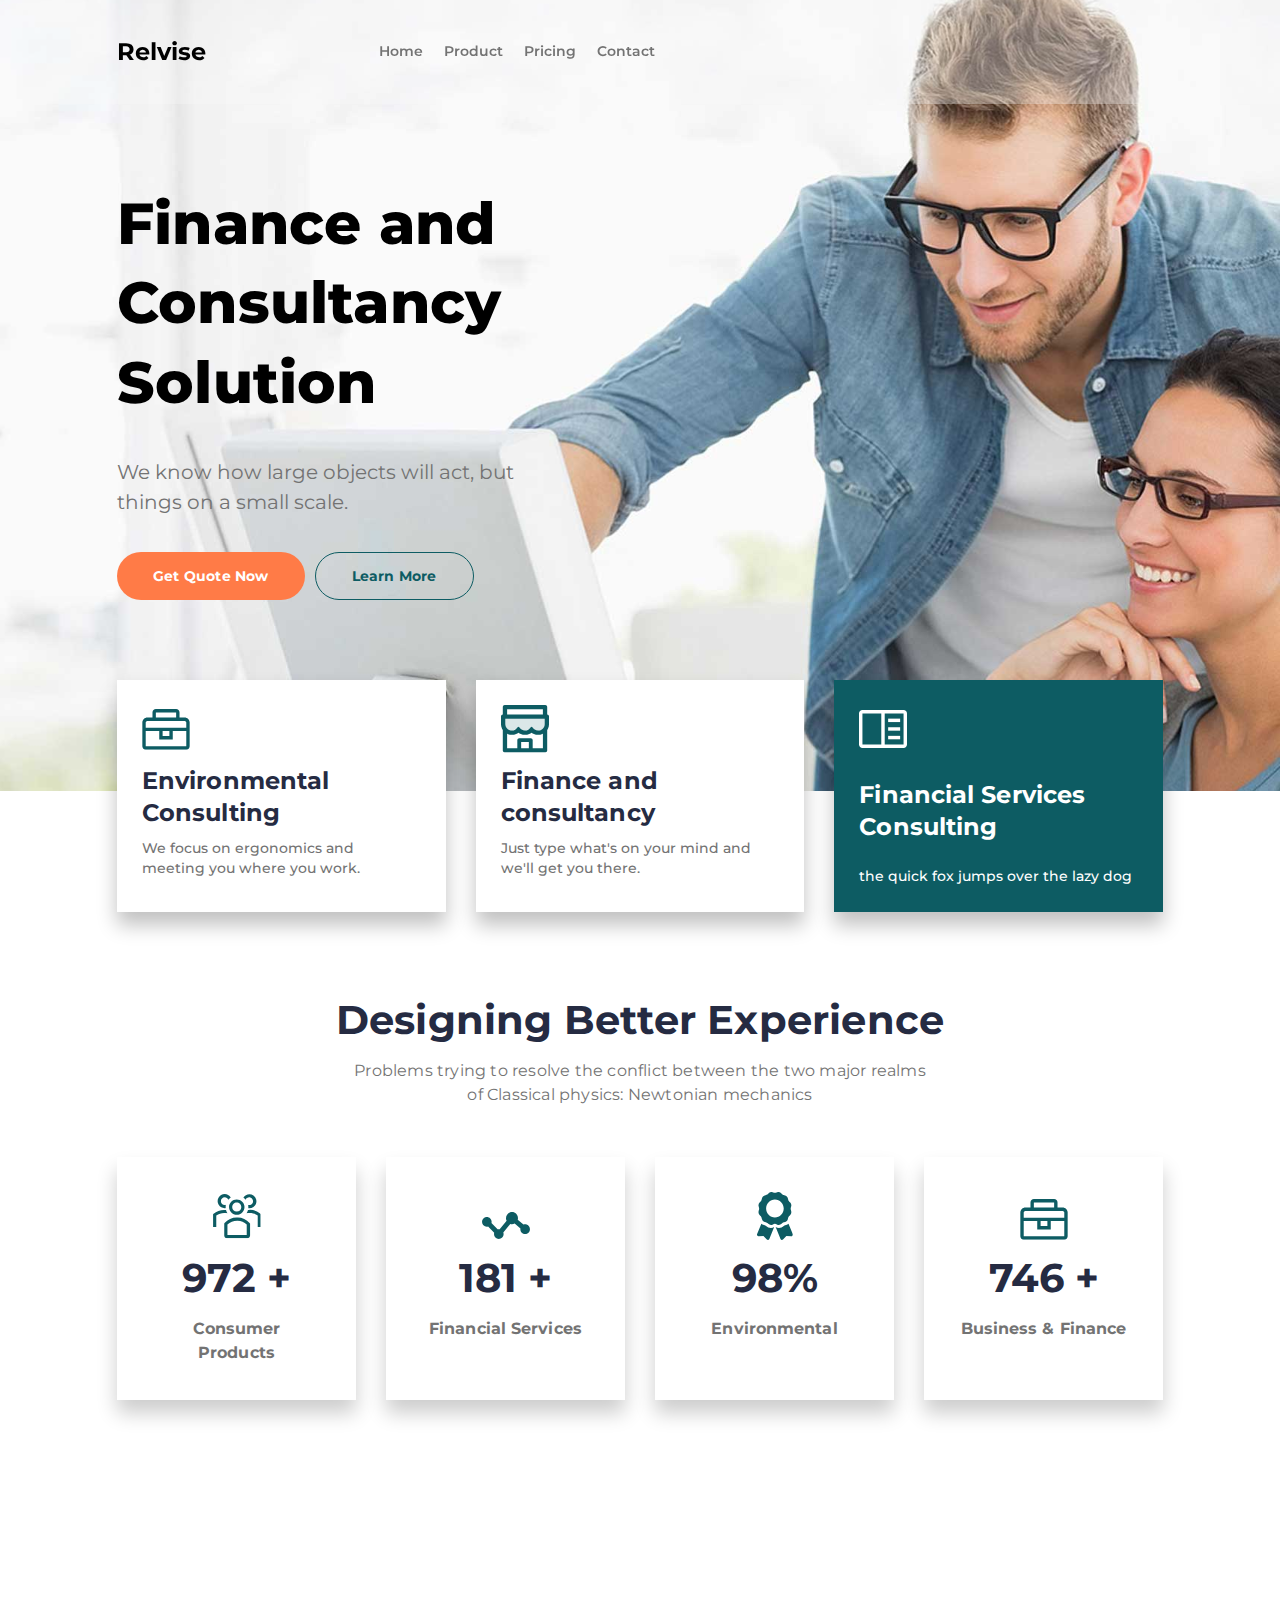
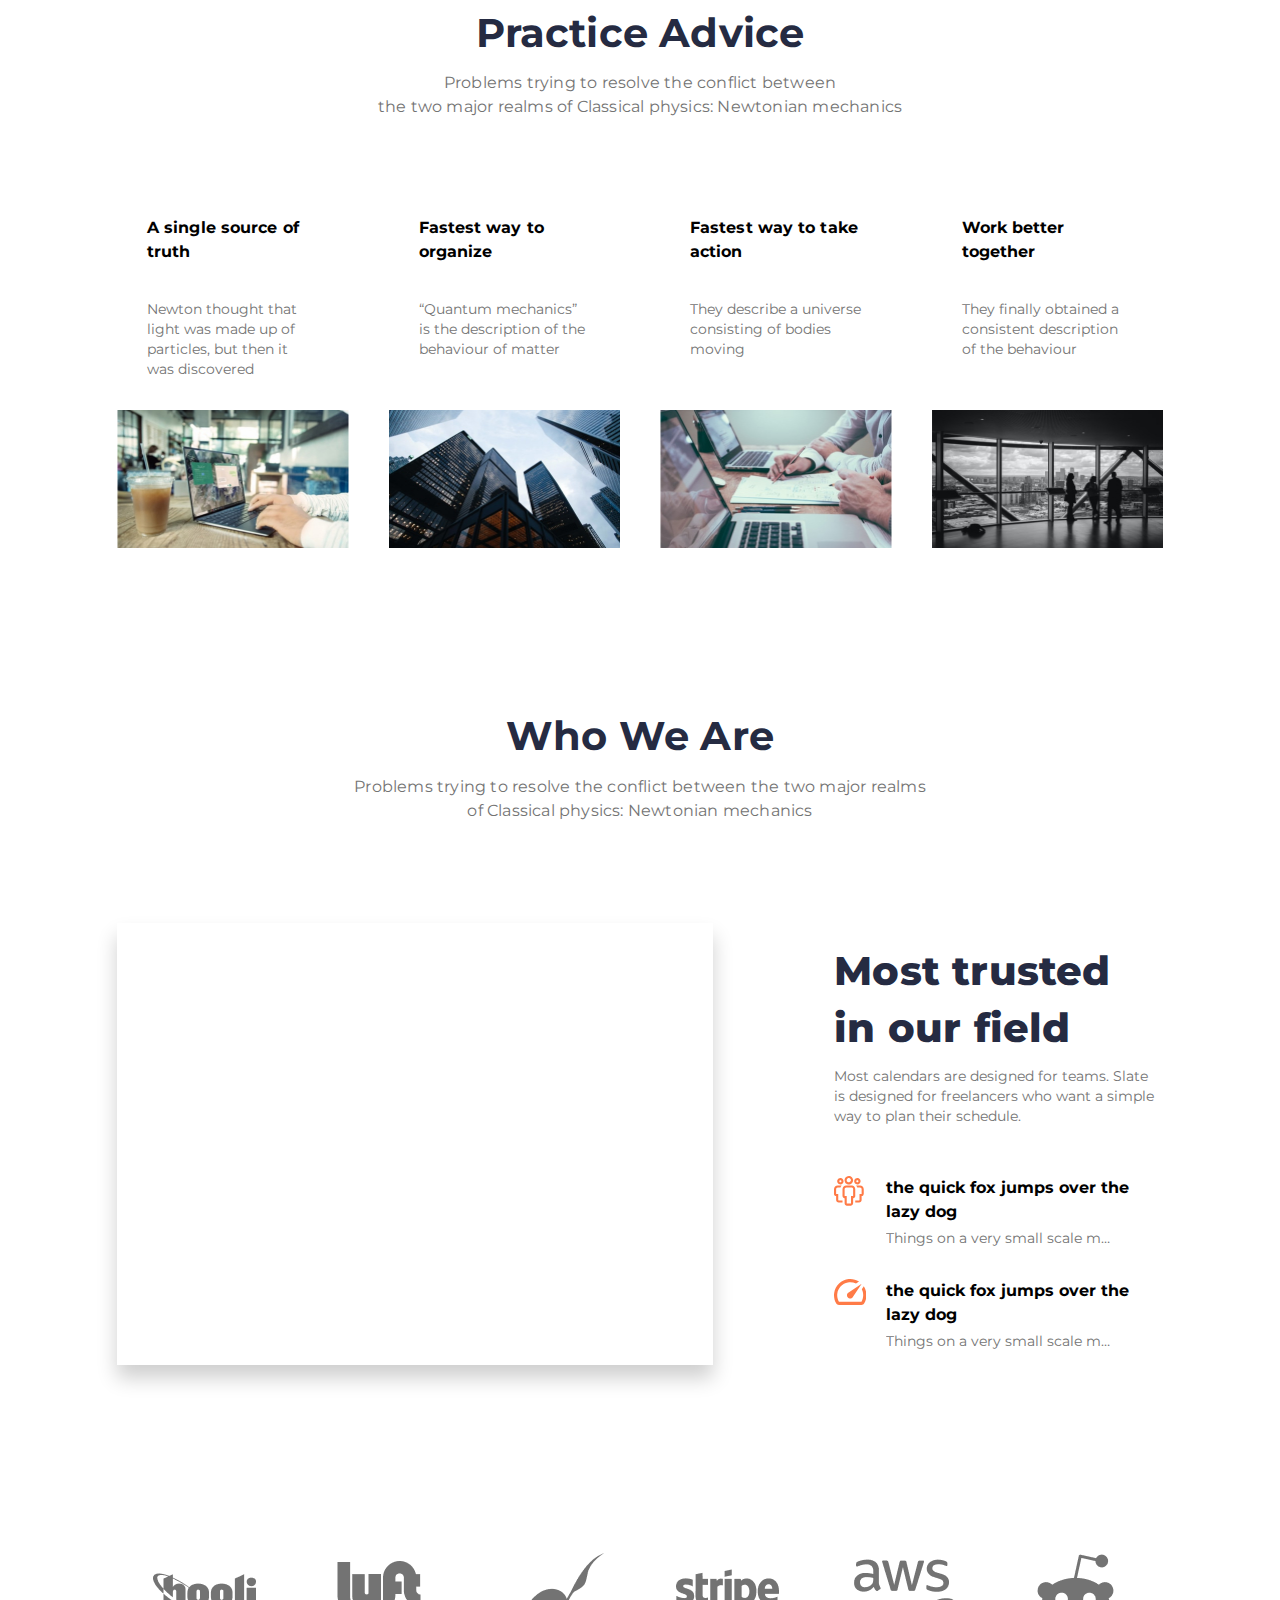
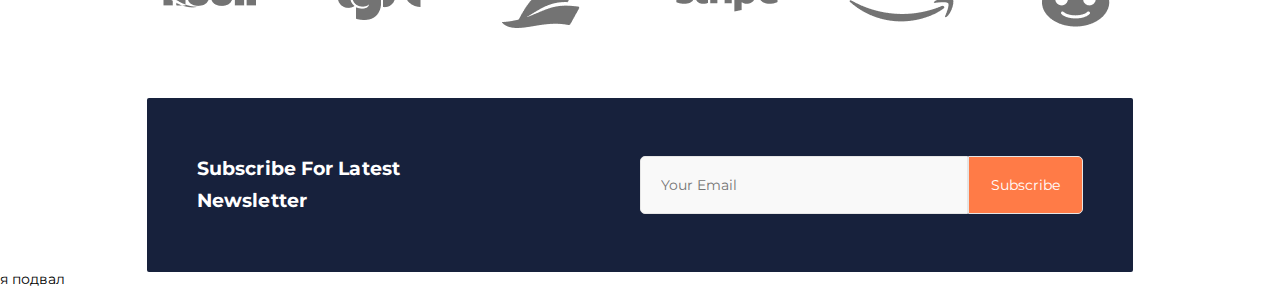
<file: index.html>
<!DOCTYPE html>
<html lang="en">
  <head>
    <meta charset="UTF-8" />
    <meta name="viewport" content="width=device-width, initial-scale=1.0" />
    <link
      href="https://fonts.googleapis.com/css?family=Montserrat:regular,500,600,700,800&display=swap"
      rel="stylesheet"
    />
    <link rel="stylesheet" href="./css/normalize.css" />
    <link rel="stylesheet" href="./css/style.css" />

    <title>Relvise</title>
  </head>
  <body>
    <div class="wrapper">
      <header class="header">
        <div class="header__container _container">
          <a href="" class="header_logo"> Relvise </a>
          <nav class="header__menu menu">
            <ul class="menu_list">
              <li class="menu_item">
                <a href="" class="menu_link">Home</a>
              </li>
              <li class="menu_item">
                <a href="" class="menu_link">Product</a>
              </li>
              <li class="menu_item">
                <a href="" class="menu_link">Pricing</a>
              </li>
              <li class="menu_item">
                <a href="" class="menu_link">Contact</a>
              </li>
            </ul>
          </nav>
        </div>
      </header>
      <main class="page">
        <div class="paige_main-block main-block">
         <div class="paige_main-container _container">
          <div class="main-block_body">
            <h1 class="main-block_title">Finance and Consultancy Solution</h1>
            <div class="main-block_text">
              We know how large objects will act, but things on a small scale.
            </div>
            <div class="main-block_buttons">
              <a href="" class="main-block_button main-block_button_orange">Get Quote Now</a>
              <a href="" class="main-block_button main-block_button_bouder">Learn More</a>
            </div>
          </div>
        </div>
        <div class="main-block_image _ibg">
           <img src="img/img_start.svg" alt="cover">
        </div>
        </div>
        <section class="page_services services">
          <div class="services_container _container">
            <div class="services_body">
              <div class="services_column">
                <div class="services_item item-service">
                  <div class="item-service_icon">
                    <img src="icons/icon 1.svg" alt="Environmental Consulting">
                  </div>
                  <h3 class="item-service_title">Environmental Consulting</h3>
                  <div class="item-service_text">We focus on ergonomics and meeting you where you work. </div>
                </div>
              </div>
              <div class="services_column">
                <div class="services_item item-service">
                  <div class="item-service_icon">
                    <img src="icons/icon 2.svg" alt="Finance and consultancy ">
                  </div>
                  <h3 class="item-service_title">Finance and consultancy </h3>
                  <div class="item-service_text">Just type what's on your mind and we'll get you there. </div>
                </div>
              </div> 
              <div class="services_column">
                <div class="services_item item-service_green">
                  <div class="item-service_icon">
                    <img src="icons/icon 3.svg" alt="Financial Services Consulting">
                  </div>
                  <h3 class="item-service_title">Financial Services Consulting</h3>
                  <div class="item-service_text">the quick fox jumps over the lazy dog </div>
                </div>
              </div>
            </div>
          </div>
        </section>
        <section class="page_advantages advantages">
          <div class="advantages_container _container">
            <div class="advantages_header header-block">
              <h2 class="header-block_title">Designing Better Experience</h2>
              <div class="header-block_sub-title">Problems trying to resolve the conflict between the two major realms <br> of Classical physics: Newtonian mechanics 
            </div>
          </div>
            <div class="advantages_body">
              <div class="advantages_column">
                <div class="advantages_item">
                  <div class="advantages_icon"> 
                    <img src="img/advantages/advantages 1.svg" alt=">Consumer Products ">
                  </div>
                  <div class="advantages_value">972 +</div>
                  <div class="advantages_text">Consumer Products</div>
                </div>
              </div>
              <div class="advantages_column">
                <div class="advantages_item">
                  <div class="advantages_icon"> 
                    <img src="img/advantages/advantages 2.svg" alt=">Financial Services">
                  </div>
                  <div class="advantages_value">181 +</div>
                  <div class="advantages_text">Financial Services</div>
                </div>
              </div>
              <div class="advantages_column">
                <div class="advantages_item">
                  <div class="advantages_icon"> 
                    <img src="img/advantages/advantages 3.svg" alt=">Environmental">
                  </div>
                  <div class="advantages_value">98%</div>
                  <div class="advantages_text">Environmental</div>
                </div>
              </div>
              <div class="advantages_column">
                <div class="advantages_item">
                  <div class="advantages_icon"> 
                    <img src="img/advantages/advantages 4.svg" alt=">Consumer Products ">
                  </div>
                  <div class="advantages_value">746 +</div>
                  <div class="advantages_text">Business & Finance</div>
                </div>
              </div>
            </div>
           </div>
        </section>
        <section class="page_practice practice">
          <div class="practice_container _container">
            <div class="practice_header header-block">
              <h2 class="header-block_title">Practice Advice</h2>
              <div class="header-block_sub-title">Problems trying to resolve the conflict between <br>
                the two major realms of Classical physics: Newtonian mechanics  
            </div>
          </div>
          <div class="practice_body">
            <div class="practice_column">
              <article class="practice-item item-practice">
                <div class="item-practice_content">
                <a href="" class="item-ptactice_link">
                  <h4 class="item-practice_title">A single source of truth</h4>
                </a>
                <div class="item-practice_text">Newton thought that light was made up of 
                  particles, but then it was discovered </div>
                </div>
                <a href="" class="item-practice_image _ibg">
                  <img src="img/Practice/Practice 1.jpg" alt="A single source 
                  of truth">
                </a>
              </article>
            </div>
            <div class="practice_column">
              <article class="practice-item item-practice">
                <div class="item-practice_content">
                <a href="" class="item-ptactice_link">
                  <h4 class="item-practice_title">Fastest way to organize</h4>
                </a>
                <div class="item-practice_text">“Quantum mechanics” is the description of the 
                  behaviour of matter </div>
                </div>
                <a href="" class="item-practice_image _ibg">
                  <img src="img/Practice/Practice 2.jpg" alt="Fastest way to organize">
                </a>
              </article>
            </div>
            <div class="practice_column">
              <article class="practice-item item-practice">
                <div class="item-practice_content">
                <a href="" class="item-ptactice_link">
                  <h4 class="item-practice_title">Fastest way to take action</h4>
                </a>
                <div class="item-practice_text">They describe a universe consisting of 
                  bodies moving </div>
                </div>
                <a href="" class="item-practice_image _ibg">
                  <img src="img/Practice/Practice 3.jpg" alt="Fastest way to take action">
                </a>
              </article>
            </div>
            <div class="practice_column">
              <article class="practice-item item-practice">
                <div class="item-practice_content">
                <a href="" class="item-ptactice_link">
                  <h4 class="item-practice_title">Work better together</h4>
                </a>
                <div class="item-practice_text">They finally obtained a consistent description 
                  of the behaviour </div>
                </div>
                <a href="" class="item-practice_image _ibg">
                  <img src="img/Practice/Practice 4.jpg" alt="Work better together">
                </a>
              </article>
            </div>
          </div>
        </section>
        <section class="page_whoweare whoweare">
          <div class="whoweare_container _container">
            <div class="whoweare_header header-block">
              <h2 class="header-block_title">Who We Are</h2>
              <div class="header-block_sub-title">Problems trying to resolve the conflict between the two major realms <br> of Classical physics: Newtonian mechanics  
              </div>
            </div>
            <div class="whoweare_body">
              <div class="whoweare_video">
                <iframe width="560" height="315" src="https://www.youtube.com/embed/0UUK4VDblXM" 
                title="YouTube video player" frameborder="0" allow="accelerometer; autoplay; clipboard-write; encrypted-media; 
                gyroscope; picture-in-picture" allowfullscreen>
              </iframe>
              </div>
              <div class="whoweare_content">
                <h2 class="whoweare_title">Most trusted in our field</h2>
                <div class="whoweare_text">Most calendars are designed for teams. Slate is designed for freelancers who want a 
                  simple way to plan their schedule.</div>
                <div class="whoweare_item">
                  <div class="item-whoweare item-whoweare">
                    <div class="item-whoweare_icon">
                      <img src="img/whoweare/whoweare 1.svg" alt="man">
                    </div>
                    <div class="item-whoweare_body">
                      <div class="item-whoweare_title">the quick fox jumps over the lazy dog</div>
                      <div class="item-whoweare_text">Things on a very small scale most calendars are designed for teams. Slate 
                        is designed for freelancers who want a simple way to plan their schedule. </div>
                    </div>
                  </div>
                </div>
                <div class="whoweare_item">
                  <div class="item-whoweare item-whoweare">
                    <div class="item-whoweare_icon">
                      <img src="img/whoweare/whoweare 2.svg" alt="clock">
                    </div>
                    <div class="item-whoweare_body">
                      <div class="item-whoweare_title">the quick fox jumps over the lazy dog</div>
                      <div class="item-whoweare_text">Things on a very small scale most calendars are designed for teams. Slate 
                        is designed for freelancers who want a simple way to plan their schedule. </div>
                    </div>
                  </div>
                </div>
              </div>
            </div>
          </div>
         </section>
         <div class="page_clients clients">
           <div class="clients_container _container">
             <div class="clients_items">
              <div class="clients_item">
                <img src="img/clients/client 1.png" alt="clients">
              </div>
              <div class="clients_item">
                <img src="img/clients/client 2.png" alt="clients">
              </div>
              <div class="clients_item">
                <img src="img/clients/client 3.png" alt="clients">
              </div>
              <div class="clients_item">
                <img src="img/clients/client 4.png" alt="clients">
              </div>
              <div class="clients_item">
                <img src="img/clients/client 5.png" alt="clients">
              </div>
              <div class="clients_item">
                <img src="img/clients/client 6.png" alt="clients">
              </div>
            </div>
           </div>
          </div>
        <sectoin class="page_subscribe subscribe">
          <div class="subscribe_container _container">
            <div class="subscribe_body">
              <h4 class="subscribe_title">Subscribe For Latest Newsletter</h4>
              <form action="#" class="subscribe_form">
                <input autocomplete="off" type="email" required name="form[]" placeholder="Your Email" class="subscribe_input">
             <button type="submit" class="subscribe_button">Subscribe</button>
              </form>
            </div>
          </div>
        </sectoin>
      </main>
      <footer class="footer">
        я подвал
      </footer>
    
  </body>
</html>
</file>
<file: css/style.css>
* {
  font-size: 100%;
  line-height: 1;
  font-size: 14px;
  font-family: Montserrat;
  color: black;
  text-decoration: none;
  box-sizing: border-box;
  list-style-type: none;
}
.wrapper {
  min-height: 100%;
  overflow: hidden;
  display: flex;
  flex-direction: column;
}
._container {
  max-width: 1046px;
  margin: 0 auto;
  padding: 0 15px;
  box-sizing: content-box;
}
._ibg {
  position: relative;
}
._ibg img {
  position: absolute;
  width: 100%;
  height: 100%;
  left: 0px;
  top: 0px;
  object-fit: cover;
}

/*------------шапка---------*/

.header {
  position: fixed;
  background-color: rgba(250, 249, 249, 0.342);
  width: 100%;
  left: 0;
  top: 0;
  z-index: 50;
}

.header__container {
  display: flex;
  min-height: 104px;
  align-items: center;
}
@media (max-width: 479px) {
  .header__container {
    min-height: 85;
  }
}

.header_logo {
  font-size: 24px;
  font-weight: 700;
  color: inherit;
}

.header__menu {
  margin: 0 0 0 133px;
}

@media (max-width: 992px) {
  .header__menu {
    margin: 0 0 0 80px;
  }
}

@media (max-width: 767px) {
  .header__menu {
    margin: 0 0 0 80px;
  }
}
.menu {
  padding: 5px 0;
}

.menu_list {
  display: flex;
  flex-wrap: wrap;
}

.menu_item {
}
.menu_item:not(:last-child) {
  margin: 0 21px 0 0;
}

.menu_link {
  color: #737373;
  font-weight: 600;
  line-height: calc(24 / 14 * 100%);
}

/*------PAGE-----------------------*/

.page {
  flex: 1 1 auto;
}
.paige_main-block {
}
.page_services {
  position: relative;
  z-index: 2;
  margin: -111px 0 0 0;
}
.page_advantages {
}
.page_practice {
}
.page_whoweare {
}
.page_clients:not(:last-child) {
  margin: 0 0 10px 0;
}
.page_subscribe {
}

/* -header block--------------------------------*/

.header-block {
  text-align: center;
  letter-spacing: 0.2px;
}
.header-block_title {
  line-height: 142%;
  font-weight: 700;
  font-size: 40px;
  color: #252b42;
}
.header-block_title:not(:last-child) {
  margin: 0 0 10px 0;
}
.header-block_sub-title {
  color: #737373;
  font-size: 16px;
  line-height: 24px;
}
@media (max-width: 992px) {
  .header-block_title {
    font-size: 35px;
  }
}
@media (max-width: 767px) {
  .header-block_title {
    font-size: 30px;
  }
}
/* ------------подвал---------------------------*/

.footer {
}

/* --------main_block----------------------*/

.main-block {
  position: relative;
}
.paige_main-container {
}
.main-block_body {
  padding: 184px 0 191px 0;
  position: relative;
  z-index: 2;
  max-width: 400px;
}

@media (max-width: 992px) {
  .main-block_body {
    padding: 120px 0 191px 0;
  }
}
.main-block_body > *:not(:last-child) {
  margin: 0 0 35px 0;
}

.main-block_title {
  font-size: 58px;
  line-height: calc(80 / 58 * 100%);
  letter-spacing: 0.2px;
  font-weight: 800;
}
@media (max-width: 479px) {
  .main-block_title {
    font-size: 42px;
  }
}

.main-block_text {
  color: #737373;
  font-size: 20px;
  line-height: 150%;
}
@media (max-width: 479px) {
  .main-block_text {
    color: #313131;
  }
}
.main-block_buttons {
  display: inline-flex;
  flex-wrap: wrap;
  margin: -10px 0;
}

.main-block_button {
  border-radius: 37px;
  display: flex;
  min-height: 48px;
  justify-content: center;
  align-items: center;
  letter-spacing: 0.2px;
  font-weight: 700;
  text-align: center;
  line-height: 150%;
  padding: 5px 36px;
  margin: 10px 0;
}

@media (max-width: 479px) {
  .main-block_button {
    flex: 1 1 100%;
  }
}
.main-block_button:not(:last-child) {
  margin-right: 10px;
}
.main-block_button_orange {
  background: #ff7b47;
  color: #fff;
}
.main-block_button_orange:hover {
  opacity: 0.9;
}

.main-block_button_bouder {
  border: 1px solid #0d5c63;
  color: #0d5c63;
}
.main-block_button_bouder:hover {
  opacity: 0.9;
}
.main-block_image {
  position: absolute;
  width: 100%;
  height: 100%;
  left: 0px;
  top: 0px;
}
@media (max-width: 1300px) {
  .main-block_image img {
    object-position: right;
  }
}
@media (max-width: 992px) {
  .main-block_image {
    opacity: 0.5;
  }
}
/*---------------*/

.services {
}

.services_container {
}
.services_body {
}
@media (min-width: 670px) {
  .services_body {
    display: flex;
    flex-wrap: wrap;
    margin: 0px -15px -30px;
  }
}
.services_column {
  padding: 0px 15px;
  flex: 0 1 33.333%;
  margin: 0 0 30px 0;
}

@media (max-width: 992px) {
  .services_column {
    flex: 0 1 50%;
  }
  .services_column:last-child {
    flex: 0 1 100%;
  }
}

.services_item {
  height: 100%;
  box-shadow: 0px 13px 19px rgba(0, 0, 0, 0.247);
  background-color: #fff;
  padding: 35px;
}
@media (min-width: 479px) {
  .services_item {
    padding: 25px;
  }
}

.item-service {
}
.item-service > *:not(:last-child) {
  margin: 0 0 10px 0;
}
.item-service_green {
  background-color: #0d5c63;
}
.item-service_green .item-service_title {
  color: #fff;
}
.item-service_green .item-service_text {
  color: #fff;
}
.item-service_icon {
}
.item-service_title {
  font-weight: 700;
  color: #252b42;
  letter-spacing: 0.1px;
  font-size: 24px;
  line-height: 133%;
}
.item-service_text {
  color: #737373;
  font-weight: 500;
  font-size: 14px;
  line-height: 142%;
}
/*-----advantages--*/

.advantages {
  padding: 80px 0;
}
@media (max-width: 992px) {
  .advantages {
    padding: 50px 0;
  }
}
@media (max-width: 767px) {
  .advantages {
    padding: 30px 0;
  }
}
.advantages_container {
}

.advantages_header {
  margin: 0 0 50px 0;
}
.advantages_body {
  display: flex;
  flex-wrap: wrap;
  margin: 0px -15px -30px;
}
.advantages_column {
  padding: 0 15px;
  margin: 0 0 30px 0;
  flex: 0 1 25%;
}
@media (max-width: 1000px) {
  .advantages_column {
    flex: 0 1 50%;
  }
}
@media (max-width: 560px) {
  .advantages_column {
    flex: 0 1 100%;
  }
}
.advantages_item {
  text-align: center;
  height: 100%;
  background-color: #fff;
  font-weight: 700;
  box-shadow: 0px 13px 19px rgba(0, 0, 0, 0.199);
  padding: 35px;
}
.advantages_item > *:not(:last-child) {
  margin: 0 0 10px 0;
}
.advantages_icon {
  height: 48px;
  display: flex;
  align-items: flex-end;
  justify-content: center;
}
.advantages_value {
  color: #252b42;
  font-size: 40px;
  font-weight: 700;
  line-height: 142%;
}
.advantages_text {
  letter-spacing: 0.1px;
  color: #737373;
  font-size: 16px;
  line-height: 150%;
}
/* practice------------------------*/

.practice {
  padding: 125px 0 80px 0;
}

@media (max-width: 993px) {
  .practice {
    padding: 40px 0 80px 0;
  }
}
@media (max-width: 767px) {
  .practice {
    padding: 0 0 40px 0;
  }
}
.practice_container {
}
.practice_header {
  margin: 0 0 45px 0;
}
@media (max-width: 767px) {
  .practice_header {
    padding: 0 0 25px 0;
  }
}
.practice_body {
  margin: 0 -20px -30px;
  display: flex;
  flex-wrap: wrap;
}
.practice_column {
  padding: 0 20px;
  margin: 0 0 30px 0;
  flex: 0 1 25%;
}

@media (max-width: 1040px) {
  .practice_column {
    flex: 0 1 50%;
  }
}
@media (max-width: 630px) {
  .practice_column {
    flex: 0 1 100%;
  }
}

.practice-item {
}

.item-practice {
  background-color: #fff;
  display: flex;
  height: 100%;
  flex-direction: column;
}
.item-practice_content {
  padding: 30px;
  flex: 1 1 auto;
}
.item-ptactice_link {
  color: #252b42;
  display: inline-block;
}
.item-ptactice_link:hover {
  text-decoration: underline;
}
.item-ptactice_link:not(:last-child) {
  margin: 0 0 15px 0;
}

.item-practice_title {
  letter-spacing: 0.1px;
  font-size: 16px;
  line-height: 150%;
  font-weight: 700;
}
.item-practice_text {
  color: #737373;
  line-height: 142%;
}
.item-practice_image {
  display: block;
  padding: 0 0 60% 0;
}
.item-practice_image:hover {
  transform: scale(1.2);
}

/*whoweare------------------*/

.whoweare {
  padding: 80px 0 130px 0;
}

.whoweare_container {
}
.whoweare_header {
  margin: 0 0 100px 0;
}

.whoweare_body {
  display: flex;
  align-items: flex-start;
}

.whoweare_video {
  flex: 0 0 57%;
  position: relative;
  padding: 0 0 42.25% 0;
  box-shadow: 0px 13px 19px rgba(0, 0, 0, 0.192);
}
.whoweare_video iframe {
  position: absolute;
  width: 100%;
  height: 100%;
  top: 0;
  left: 0;
  object-fit: cover;
}

.whoweare_content {
  flex: 1 1 auto;
  padding: 20px 0 0 121px;
}
@media (max-width: 1080px) {
  .whoweare_content {
    padding: 0 0 0 50px;
  }
}

.whoweare_title {
  font-weight: 800;
  color: #252b42;
  font-size: 40px;
  line-height: 142%;
  letter-spacing: 0.2px;
}

.whoweare_title:not(:last-child) {
  margin: 0 0 10px 0;
}
.whoweare_text {
  color: #737373;
  line-height: 142%;
  margin: 0 0 50px 0;
}

.whoweare_item {
}
.whoweare_item:not(:last-child) {
  margin: 0 0 30px 0;
}
.item-whoweare {
  display: flex;
}
.item-whoweare_icon {
  flex: 0 0 32px;
}
.item-whoweare_body {
  flex: 1 1 auto;
  padding: 0 0 0 20px;
}
.item-whoweare_title {
  font-weight: 700;
  font-size: 16px;
  line-height: 150%;
}
.item-whoweare_title:not(:last-child) {
  margin: 0 0 5px 0;
}
.item-whoweare_text {
  color: #737373;
  white-space: nowrap;
  line-height: 142%;
  width: 225px;
  overflow: hidden;
  text-overflow: ellipsis;
}

@media (max-width: 950px) {
  .whoweare {
    padding: 50px 50px 0 0;
  }
  .whoweare_body {
    flex-direction: column-reverse;
    align-items: stretch;
  }

  .whoweare_title {
    font-size: 24px;
  }

  .whoweare_content {
    padding: 0 0 0 0;
  }

  .whoweare_video {
    padding: 0 0 56.25% 0;
  }

  .whoweare_video:not(:last-child) {
    margin: 50px 0 0 0;
  }

  .whoweare_header {
    margin: 0 0 30px 0;
  }
  .item-whoweare_text {
    width: 100%;
    white-space: normal;
  }
}

/*clients---------------------------*/

.clients {
  padding: 50px 0;
}
.clients_container {
}
.clients_items {
  display: flex;
  align-items: center;
  flex-wrap: wrap;
  justify-content: center;
}
.clients_item {
  padding: 8px 15px;
  flex: 0 1 16.6667%;
  text-align: center;
  min-width: 140px;
}
.clients_item img {
  max-width: 100%;
}

@media (max-width: 767px) {
  .clients {
    padding: 30px 0;
  }
}

/*--subscribe------------------*/

.subscribe {
}
.subscribe_container {
}
.subscribe_body {
  margin: 0 30px;
  display: flex;
  justify-content: space-between;
  padding: 30px 50px;
  align-items: center;
  background-color: #17213c;
  border-radius: 2px;
}
.subscribe_title {
  color: #fff;
  max-width: 266px;
  font-size: 133%;
  line-height: 32px;
  font-weight: 700;
  letter-spacing: 0.1px;
}
.subscribe_form {
  flex: 0 1 50%;
  display: flex;
  align-items: center;
}
.subscribe_input {
  flex: 1 1 auto;
  min-height: 58px;
  padding: 0 20px;
  background: #f9f9f9;
  color: #737373;
  padding: 0 20px;
  border: 1px solid #e6e6e6;
  box-sizing: border-box;
  border-radius: 5px 0 0px 5px;
}

.subscribe_button {
  background: #ff7b47;
  border: 1px solid #e6e6e6;
  border-radius: 0px 5px 5px 0px;
  display: flex;
  min-height: 58px;
  justify-content: center;
  align-items: center;
  text-align: center;
  color: #fff;
  padding: 0 22px;
}
</file>
